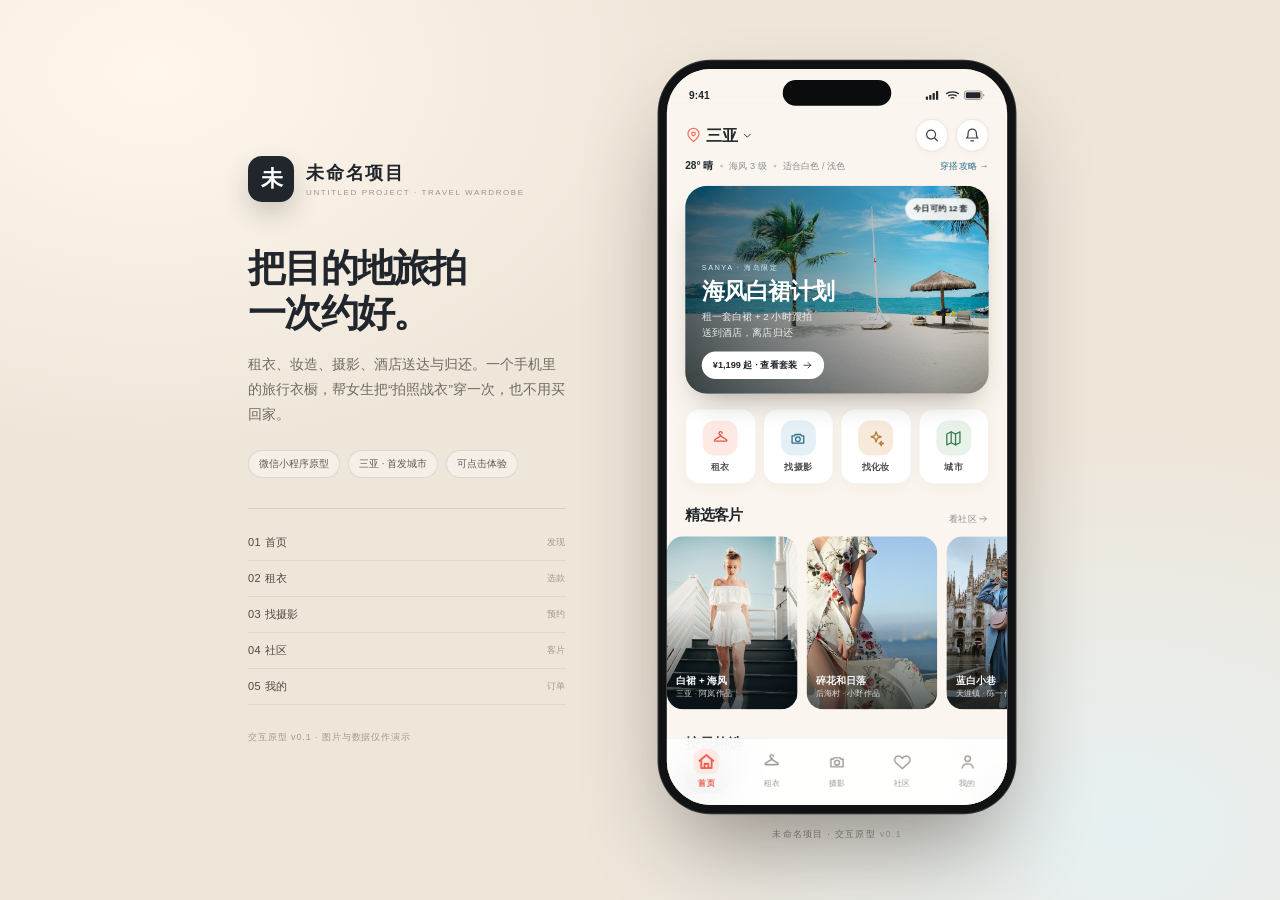
<file: public/index.html>
<!DOCTYPE html>
<html lang="zh-CN">
<head>
  <meta charset="UTF-8" />
  <meta name="viewport" content="width=device-width, initial-scale=1.0, viewport-fit=cover" />
  <meta name="theme-color" content="#FAF5EE" />
  <meta name="description" content="旅行拍照租衣与旅拍预约原型：租衣、妆造、摄影、酒店送达与归还。" />
  <meta property="og:title" content="未命名项目 · 旅行拍照租衣平台" />
  <meta property="og:description" content="租衣、妆造、摄影、酒店送达与归还，一个手机里的旅行衣橱。" />
  <meta property="og:type" content="website" />
  <title>未命名项目 · 旅行拍照租衣平台</title>
  <link rel="icon" href="favicon.svg" type="image/svg+xml" />
  <link rel="stylesheet" href="styles.css" />
</head>
<body>
  <div class="stage">
    <aside class="intro">
      <div class="brand">
        <div class="brand-mark">未</div>
        <div>
          <b>未命名项目</b>
          <small>UNTITLED PROJECT · TRAVEL WARDROBE</small>
        </div>
      </div>

      <h1>把目的地旅拍<br />一次约好。</h1>
      <p>租衣、妆造、摄影、酒店送达与归还。一个手机里的旅行衣橱，帮女生把“拍照战衣”穿一次，也不用买回家。</p>

      <div class="intro-tags">
        <span>微信小程序原型</span>
        <span>三亚 · 首发城市</span>
        <span>可点击体验</span>
      </div>

      <nav class="intro-nav">
        <button data-action="tab" data-tab="home"><span>01 首页</span><span>发现</span></button>
        <button data-action="tab" data-tab="rent"><span>02 租衣</span><span>选款</span></button>
        <button data-action="go" data-screen="photo"><span>03 找摄影</span><span>预约</span></button>
        <button data-action="tab" data-tab="community"><span>04 社区</span><span>客片</span></button>
        <button data-action="tab" data-tab="profile"><span>05 我的</span><span>订单</span></button>
      </nav>

      <div class="intro-note">交互原型 v0.1 · 图片与数据仅作演示</div>
    </aside>

    <main class="phone-stage">
      <div class="phone">
        <div class="phone-screen">
          <div class="statusbar" id="statusbar">
            <span>9:41</span>
            <span class="status-icons">
              <svg width="17" height="11" viewBox="0 0 17 11" fill="none" aria-hidden="true"><rect x="0.5" y="7" width="2.4" height="3.5" rx="0.6" fill="currentColor"/><rect x="4.2" y="5.2" width="2.4" height="5.3" rx="0.6" fill="currentColor"/><rect x="7.9" y="3.1" width="2.4" height="7.4" rx="0.6" fill="currentColor"/><rect x="11.6" y="0.8" width="2.4" height="9.7" rx="0.6" fill="currentColor"/></svg>
              <svg width="15" height="11" viewBox="0 0 15 11" fill="none" aria-hidden="true"><path d="M1 3.8C3.8 1.2 11.2 1.2 14 3.8" stroke="currentColor" stroke-width="1.4" stroke-linecap="round"/><path d="M3.4 6.2C5.2 4.7 9.8 4.7 11.6 6.2" stroke="currentColor" stroke-width="1.4" stroke-linecap="round"/><path d="M6 8.6C6.7 8.1 8.3 8.1 9 8.6" stroke="currentColor" stroke-width="1.4" stroke-linecap="round"/></svg>
              <svg width="23" height="11" viewBox="0 0 23 11" fill="none" aria-hidden="true"><rect x="0.5" y="0.8" width="19" height="9.4" rx="2.4" stroke="currentColor" opacity=".45"/><rect x="2" y="2.3" width="16" height="6.4" rx="1.4" fill="currentColor"/><path d="M21 4.2V6.8C21.8 6.5 22.2 5.8 22.2 5.5C22.2 5.2 21.8 4.5 21 4.2Z" fill="currentColor" opacity=".55"/></svg>
            </span>
          </div>

          <div id="app"></div>
          <div id="overlay" class="overlay" aria-live="polite"></div>
          <div id="toast" class="toast" role="status"></div>
          <div class="island" aria-hidden="true"></div>
        </div>
      </div>
      <div class="phone-caption">未命名项目 · 交互原型 <span>v0.1</span></div>
    </main>
  </div>

  <script src="app.js"></script>
</body>
</html>
</file>
<file: public/styles.css>
/* =========================================================
   未命名项目 · 交互原型
   Design tokens
   ========================================================= */
:root {
  --cream: #faf5ee;
  --cream-2: #f4ece1;
  --card: #ffffff;
  --ink: #20262b;
  --ink-2: #3b4248;
  --muted: #8a8f94;
  --muted-2: #a8a29a;
  --line: #ece2d6;
  --coral: #ff6b5a;
  --coral-2: #e85545;
  --coral-soft: #ffe9e4;
  --sea: #2e6f8e;
  --sea-2: #245a74;
  --sea-soft: #e4f0f5;
  --sand: #f1e2cf;
  --gold: #c99a5b;
  --green: #2e9e6b;
  --green-soft: #e4f4ec;
  --shadow: 0 8px 24px rgba(71, 48, 32, 0.08);
  --r: 18px;
  --font: -apple-system, BlinkMacSystemFont, "SF Pro Text", "PingFang SC",
    "Hiragino Sans GB", "Microsoft YaHei", sans-serif;
}

* {
  box-sizing: border-box;
  -webkit-tap-highlight-color: transparent;
}

html,
body {
  margin: 0;
  min-height: 100%;
  overflow-x: hidden;
  overscroll-behavior-x: none;
}

body {
  width: 100%;
  max-width: 100%;
  font-family: var(--font);
  color: var(--ink);
  background:
    radial-gradient(900px 620px at 12% 8%, #fff7ec 0%, rgba(255, 247, 236, 0) 62%),
    radial-gradient(900px 680px at 88% 92%, #e6f0f2 0%, rgba(230, 240, 242, 0) 58%),
    #efe6da;
  -webkit-font-smoothing: antialiased;
}

button,
input {
  font-family: inherit;
}

button {
  cursor: pointer;
}

button:focus:not(:focus-visible) {
  outline: none;
}

button:focus-visible {
  outline: 2px solid var(--coral);
  outline-offset: 2px;
}

img {
  display: block;
}

/* =========================================================
   Stage / intro
   ========================================================= */
.stage {
  min-height: 100vh;
  max-width: 1180px;
  margin: 0 auto;
  padding: 40px;
  display: flex;
  align-items: center;
  justify-content: center;
  gap: 76px;
}

.intro {
  width: 318px;
  flex: none;
}

.brand {
  display: flex;
  align-items: center;
  gap: 12px;
  margin-bottom: 44px;
}

.brand-mark {
  width: 46px;
  height: 46px;
  border-radius: 14px;
  display: grid;
  place-items: center;
  background: var(--ink);
  color: #fff;
  font-size: 22px;
  font-weight: 700;
  letter-spacing: -0.06em;
  box-shadow: 0 12px 26px rgba(32, 38, 43, 0.2);
}

.brand b {
  display: block;
  font-size: 18px;
  letter-spacing: 0.1em;
}

.brand small {
  display: block;
  margin-top: 3px;
  font-size: 8px;
  letter-spacing: 0.2em;
  color: #9d958a;
}

.intro h1 {
  margin: 0 0 18px;
  font-size: 38px;
  line-height: 1.18;
  letter-spacing: -0.045em;
  font-weight: 650;
}

.intro p {
  margin: 0 0 22px;
  font-size: 13.5px;
  line-height: 1.85;
  color: #6f6a63;
}

.intro-tags {
  display: flex;
  flex-wrap: wrap;
  gap: 8px;
  margin-bottom: 30px;
}

.intro-tags span {
  font-size: 10px;
  padding: 6px 10px;
  border: 1px solid rgba(32, 38, 43, 0.12);
  border-radius: 999px;
  color: #5f5a54;
  background: rgba(255, 255, 255, 0.38);
}

.intro-nav {
  display: flex;
  flex-direction: column;
  border-top: 1px solid rgba(32, 38, 43, 0.12);
  padding-top: 16px;
}

.intro-nav button {
  display: flex;
  justify-content: space-between;
  align-items: center;
  border: 0;
  border-bottom: 1px solid rgba(32, 38, 43, 0.08);
  background: none;
  padding: 10px 0;
  font-size: 11px;
  letter-spacing: 0.04em;
  color: #4d4842;
  transition: color 0.2s, padding 0.2s;
}

.intro-nav button:hover {
  color: var(--coral-2);
  padding-left: 3px;
}

.intro-nav button span:last-child {
  color: #a29a90;
  font-size: 9px;
  letter-spacing: 0.08em;
}

.intro-note {
  margin-top: 26px;
  font-size: 9px;
  letter-spacing: 0.1em;
  color: #a29a90;
}

/* =========================================================
   Phone frame
   ========================================================= */
.phone-stage {
  display: flex;
  flex-direction: column;
  align-items: center;
  gap: 14px;
  flex: none;
}

.phone {
  position: relative;
  width: 390px;
  height: 820px;
  padding: 10px;
  border-radius: 58px;
  background: #101214;
  box-shadow:
    0 50px 100px -24px rgba(40, 30, 20, 0.48),
    0 0 0 1px rgba(255, 255, 255, 0.16) inset;
}

.phone-screen {
  position: relative;
  width: 100%;
  height: 100%;
  overflow: hidden;
  border-radius: 48px;
  background: var(--cream);
}

.island {
  position: absolute;
  top: 12px;
  left: 50%;
  z-index: 220;
  width: 118px;
  height: 28px;
  border-radius: 20px;
  background: #0b0c0d;
  transform: translateX(-50%);
}

.statusbar {
  position: absolute;
  top: 0;
  left: 0;
  right: 0;
  z-index: 190;
  height: 44px;
  padding: 13px 24px 0;
  display: flex;
  align-items: center;
  justify-content: space-between;
  font-size: 11px;
  font-weight: 650;
  letter-spacing: 0.02em;
  color: var(--ink);
  pointer-events: none;
  background: linear-gradient(to bottom, rgba(250, 245, 238, 0.96), rgba(250, 245, 238, 0));
  transition: color 0.25s, background 0.25s;
}

.statusbar.on-image {
  color: #fff;
  text-shadow: 0 1px 4px rgba(0, 0, 0, 0.38);
  background: linear-gradient(to bottom, rgba(10, 16, 20, 0.62), rgba(10, 16, 20, 0));
}

.status-icons {
  display: flex;
  align-items: center;
  gap: 5px;
}

.status-icons svg {
  display: block;
}

.phone-caption {
  font-size: 9px;
  letter-spacing: 0.14em;
  color: #8f877c;
}

.phone-caption span {
  color: #b2a99d;
}

/* =========================================================
   App shell
   ========================================================= */
#app {
  position: absolute;
  inset: 44px 0 0;
  max-width: 100%;
  overflow: hidden;
}

.screen {
  position: absolute;
  inset: 0;
  display: flex;
  flex-direction: column;
  max-width: 100%;
  overflow: hidden;
  background: var(--cream);
  animation: screenIn 0.28s ease both;
}

.screen-scroll {
  flex: 1;
  min-height: 0;
  overflow-x: hidden;
  overflow-y: auto;
  overscroll-behavior: contain;
  scrollbar-width: none;
  padding-bottom: 96px;
}

.screen-scroll::-webkit-scrollbar {
  display: none;
}

.screen.has-bottom .screen-scroll {
  padding-bottom: 104px;
}

@keyframes screenIn {
  from {
    opacity: 0;
    transform: translateY(7px);
  }
  to {
    opacity: 1;
    transform: translateY(0);
  }
}

/* =========================================================
   Tabbar
   ========================================================= */
.tabbar {
  position: absolute;
  left: 0;
  right: 0;
  bottom: 0;
  z-index: 80;
  height: 73px;
  padding: 9px 8px 13px;
  display: flex;
  align-items: flex-start;
  justify-content: space-around;
  background: rgba(255, 255, 255, 0.92);
  border-top: 1px solid rgba(32, 38, 43, 0.06);
  backdrop-filter: blur(18px);
}

.tab {
  width: 20%;
  border: 0;
  background: none;
  display: flex;
  flex-direction: column;
  align-items: center;
  gap: 3px;
  padding: 2px 0;
  color: #9b958d;
  font-size: 9px;
  letter-spacing: 0.02em;
}

.tab-icon {
  width: 28px;
  height: 28px;
  border-radius: 10px;
  display: grid;
  place-items: center;
  transition: background 0.2s, color 0.2s;
}

.tab.active {
  color: var(--coral-2);
  font-weight: 600;
}

.tab.active .tab-icon {
  background: var(--coral-soft);
}

/* =========================================================
   Common
   ========================================================= */
.section {
  padding: 0 20px;
  margin-bottom: 24px;
}

.section-head {
  margin-bottom: 12px;
  display: flex;
  align-items: flex-end;
  justify-content: space-between;
}

.section-head h3 {
  margin: 0;
  font-size: 16px;
  letter-spacing: -0.025em;
  font-weight: 650;
}

.section-head .more {
  border: 0;
  background: none;
  display: flex;
  align-items: center;
  gap: 1px;
  padding: 0;
  color: var(--muted);
  font-size: 10px;
}

.chips {
  display: flex;
  gap: 8px;
  overflow-x: auto;
  padding-bottom: 3px;
  scrollbar-width: none;
}

.chips::-webkit-scrollbar {
  display: none;
}

.chips,
.story-row,
.real-look-row,
.schedule-row,
.spot-row {
  overscroll-behavior-x: contain;
  -webkit-overflow-scrolling: touch;
}

.chip {
  flex: none;
  border: 1px solid var(--line);
  border-radius: 999px;
  background: #fff;
  color: #6d6a65;
  padding: 7px 12px;
  font-size: 10.5px;
  transition: all 0.18s;
}

.chip.active {
  border-color: var(--ink);
  background: var(--ink);
  color: #fff;
}

.icon-btn {
  width: 36px;
  height: 36px;
  border: 1px solid var(--line);
  border-radius: 50%;
  display: grid;
  place-items: center;
  background: #fff;
  color: var(--ink-2);
  box-shadow: 0 2px 8px rgba(0, 0, 0, 0.03);
}

.icon-btn:active {
  transform: scale(0.94);
}

.card {
  border: 1px solid var(--line);
  border-radius: var(--r);
  background: #fff;
}

.btn-primary {
  border: 0;
  border-radius: 999px;
  padding: 13px 20px;
  background: var(--coral);
  color: #fff;
  font-size: 13px;
  font-weight: 650;
  letter-spacing: 0.01em;
  box-shadow: 0 8px 20px rgba(255, 107, 90, 0.28);
}

.btn-primary:active {
  transform: scale(0.98);
}

.btn-ghost {
  border: 1px solid var(--line);
  border-radius: 999px;
  padding: 12px 18px;
  background: #fff;
  color: var(--ink);
  font-size: 12px;
  font-weight: 600;
}

.price {
  font-size: 17px;
  font-weight: 700;
  letter-spacing: -0.03em;
  color: var(--coral-2);
}

.price small {
  margin-left: 2px;
  font-size: 9px;
  font-weight: 500;
  color: var(--muted);
}

.hairline {
  height: 1px;
  background: var(--line);
  margin: 13px 0;
}

.muted {
  color: var(--muted);
}

/* =========================================================
   Home
   ========================================================= */
.home-top {
  padding: 10px 20px 0;
}

.home-head {
  display: flex;
  align-items: center;
  justify-content: space-between;
}

.loc {
  display: flex;
  align-items: center;
  gap: 5px;
  border: 0;
  background: none;
  padding: 0;
  color: var(--ink);
  font-size: 17px;
  font-weight: 700;
  letter-spacing: -0.025em;
}

.loc svg:first-child {
  color: var(--coral);
}

.loc .chev {
  color: var(--muted);
}

.head-actions {
  display: flex;
  gap: 8px;
}

.weather {
  display: flex;
  align-items: center;
  gap: 7px;
  margin: 8px 0 14px;
  font-size: 10px;
  color: var(--muted);
}

.weather b {
  font-size: 11px;
  color: var(--ink);
}

.weather .dot {
  width: 3px;
  height: 3px;
  border-radius: 50%;
  background: #cfc4b6;
}

.weather .link {
  margin-left: auto;
  border: 0;
  background: none;
  padding: 0;
  color: var(--sea);
  font-size: 10px;
}

.hero {
  position: relative;
  height: 226px;
  overflow: hidden;
  border-radius: 24px;
  box-shadow: 0 18px 34px -16px rgba(41, 32, 24, 0.42);
  cursor: pointer;
}

.hero > img {
  width: 100%;
  height: 100%;
  object-fit: cover;
  transition: transform 0.7s ease;
}

.hero:hover > img {
  transform: scale(1.03);
}

.hero::after {
  content: "";
  position: absolute;
  inset: 0;
  background:
    linear-gradient(90deg, rgba(14, 30, 38, 0.66) 0%, rgba(14, 30, 38, 0.21) 56%, rgba(14, 30, 38, 0) 82%),
    linear-gradient(to top, rgba(9, 20, 25, 0.38), rgba(9, 20, 25, 0) 48%);
}

.hero-content {
  position: absolute;
  left: 18px;
  right: 18px;
  bottom: 16px;
  z-index: 2;
  color: #fff;
}

.eyebrow {
  font-size: 8px;
  letter-spacing: 0.2em;
  text-transform: uppercase;
  opacity: 0.82;
}

.hero h2 {
  margin: 6px 0 6px;
  font-size: 25px;
  line-height: 1.12;
  letter-spacing: -0.045em;
  font-weight: 650;
}

.hero p {
  margin: 0 0 12px;
  font-size: 10.5px;
  line-height: 1.6;
  opacity: 0.86;
}

.hero-btn {
  display: inline-flex;
  align-items: center;
  gap: 5px;
  border: 0;
  border-radius: 999px;
  padding: 8px 12px;
  background: #fff;
  color: var(--ink);
  font-size: 10px;
  font-weight: 650;
}

.hero-float {
  position: absolute;
  top: 14px;
  right: 14px;
  z-index: 2;
  padding: 6px 9px;
  border-radius: 999px;
  background: rgba(255, 255, 255, 0.88);
  backdrop-filter: blur(10px);
  color: var(--ink);
  font-size: 8.5px;
  font-weight: 600;
}

.quick-grid {
  display: grid;
  grid-template-columns: repeat(4, 1fr);
  gap: 8px;
  margin: 16px 0 24px;
}

.quick {
  display: flex;
  flex-direction: column;
  align-items: center;
  gap: 7px;
  border: 1px solid rgba(32, 38, 43, 0.045);
  border-radius: 16px;
  padding: 12px 4px 10px;
  background: #fff;
  box-shadow: 0 4px 14px rgba(71, 48, 32, 0.04);
}

.quick:active {
  transform: scale(0.97);
}

.q-icon {
  width: 38px;
  height: 38px;
  border-radius: 13px;
  display: grid;
  place-items: center;
}

.quick:nth-child(1) .q-icon {
  background: var(--coral-soft);
  color: var(--coral-2);
}

.quick:nth-child(2) .q-icon {
  background: var(--sea-soft);
  color: var(--sea);
}

.quick:nth-child(3) .q-icon {
  background: #f8eadb;
  color: #b47a3b;
}

.quick:nth-child(4) .q-icon {
  background: #e8f2e9;
  color: #3b7c52;
}

.quick span {
  color: #4b4a47;
  font-size: 9.5px;
  font-weight: 600;
}

.story-row {
  display: flex;
  gap: 10px;
  overflow-x: auto;
  margin: 0 -20px;
  padding: 0 20px 4px;
  scrollbar-width: none;
}

.story-row::-webkit-scrollbar {
  display: none;
}

.story {
  position: relative;
  flex: none;
  width: 142px;
  height: 188px;
  overflow: hidden;
  border-radius: 18px;
  background: #ddd;
}

.story img {
  width: 100%;
  height: 100%;
  object-fit: cover;
}

.story::after {
  content: "";
  position: absolute;
  inset: 0;
  background: linear-gradient(to top, rgba(10, 20, 26, 0.7), rgba(10, 20, 26, 0) 58%);
}

.story-info {
  position: absolute;
  left: 10px;
  right: 10px;
  bottom: 10px;
  z-index: 2;
  color: #fff;
}

.story-info b {
  display: block;
  font-size: 10.5px;
  line-height: 1.35;
  font-weight: 600;
}

.story-info span {
  display: block;
  margin-top: 3px;
  font-size: 8.5px;
  opacity: 0.8;
}

.home-styles {
  margin-bottom: 18px;
}

.product-grid {
  display: grid;
  grid-template-columns: 1fr 1fr;
  gap: 12px;
}

.product-card {
  position: relative;
  overflow: hidden;
  border: 1px solid rgba(32, 38, 43, 0.04);
  border-radius: 18px;
  background: #fff;
  box-shadow: 0 6px 18px rgba(71, 48, 32, 0.05);
  cursor: pointer;
}

.product-card:active {
  transform: scale(0.985);
}

.product-img {
  position: relative;
  aspect-ratio: 3 / 3.9;
  overflow: hidden;
  background: #eee;
}

.product-img img {
  width: 100%;
  height: 100%;
  object-fit: cover;
  transition: transform 0.5s;
}

.product-card:hover .product-img img {
  transform: scale(1.04);
}

.fav {
  position: absolute;
  top: 8px;
  right: 8px;
  z-index: 2;
  width: 28px;
  height: 28px;
  border: 0;
  border-radius: 50%;
  display: grid;
  place-items: center;
  background: rgba(255, 255, 255, 0.86);
  backdrop-filter: blur(8px);
  color: #5a5550;
}

.fav.active {
  color: var(--coral);
}

.fav.active svg {
  fill: currentColor;
}

.badge-top {
  position: absolute;
  left: 8px;
  top: 8px;
  z-index: 2;
  padding: 4px 6px;
  border-radius: 6px;
  background: rgba(32, 38, 43, 0.78);
  color: #fff;
  font-size: 7.5px;
  letter-spacing: 0.02em;
}

.product-body {
  padding: 9px 10px 11px;
}

.product-title {
  margin: 0 0 4px;
  overflow: hidden;
  text-overflow: ellipsis;
  white-space: nowrap;
  font-size: 11.5px;
  font-weight: 600;
  letter-spacing: -0.01em;
}

.product-meta {
  display: flex;
  align-items: center;
  gap: 4px;
  margin-bottom: 7px;
  color: var(--muted);
  font-size: 8.5px;
}

.stars {
  color: #e6a33b;
  letter-spacing: -0.5px;
}

.deposit {
  margin-top: 2px;
  color: var(--muted);
  font-size: 8px;
}

.package {
  position: relative;
  overflow: hidden;
  margin: 0 20px 26px;
  padding: 16px;
  border-radius: 22px;
  background: linear-gradient(120deg, #2e6f8e, #1f4e66);
  color: #fff;
}

.package::after {
  content: "";
  position: absolute;
  top: -60px;
  right: -50px;
  width: 160px;
  height: 160px;
  border-radius: 50%;
  background: rgba(255, 255, 255, 0.1);
}

.package .tag {
  display: inline-block;
  padding: 4px 7px;
  border-radius: 6px;
  background: rgba(255, 255, 255, 0.14);
  font-size: 8px;
  letter-spacing: 0.08em;
}

.package h4 {
  margin: 7px 0 4px;
  font-size: 17px;
  letter-spacing: -0.03em;
}

.package p {
  margin: 0 0 12px;
  font-size: 9.5px;
  line-height: 1.6;
  opacity: 0.78;
}

.package button {
  position: relative;
  z-index: 2;
  border: 0;
  border-radius: 999px;
  padding: 8px 12px;
  background: #fff;
  color: var(--ink);
  font-size: 10px;
  font-weight: 650;
}

/* =========================================================
   Rent list
   ========================================================= */
.list-head {
  padding: 14px 20px 0;
}

.list-title {
  display: flex;
  align-items: center;
  justify-content: space-between;
}

.list-title h1 {
  margin: 0;
  font-size: 25px;
  letter-spacing: -0.045em;
}

.list-title .sub {
  margin-top: 3px;
  color: var(--muted);
  font-size: 9.5px;
}

.search-bar {
  display: flex;
  align-items: center;
  gap: 8px;
  margin: 14px 0 12px;
  padding: 10px 12px;
  border: 1px solid var(--line);
  border-radius: 14px;
  background: #fff;
  color: var(--muted);
}

.search-bar input {
  flex: 1;
  min-width: 0;
  border: 0;
  outline: 0;
  background: transparent;
  color: var(--ink);
  font-size: 11px;
}

.search-bar input::placeholder {
  color: #aaa39a;
}

.date-bar {
  display: flex;
  align-items: center;
  gap: 8px;
  margin-bottom: 13px;
}

.date-pill {
  display: flex;
  align-items: center;
  gap: 6px;
  border: 0;
  border-radius: 999px;
  padding: 7px 11px;
  background: var(--ink);
  color: #fff;
  font-size: 9.5px;
}

.date-note {
  color: var(--muted);
  font-size: 9px;
}

.filter-row {
  display: flex;
  align-items: center;
  justify-content: space-between;
  margin: 12px 0;
  color: var(--muted);
  font-size: 9.5px;
}

.filter-row button {
  border: 0;
  background: none;
  color: var(--ink);
  font-size: 9.5px;
}

.rent-grid-wrap {
  padding: 0 20px 24px;
}

.rent-count {
  margin: 0 0 10px;
  color: var(--muted);
  font-size: 9px;
}

/* =========================================================
   Product detail
   ========================================================= */
.detail-hero {
  position: relative;
  height: 390px;
  flex: none;
  background: #ddd;
}

.detail-hero > img {
  width: 100%;
  height: 100%;
  object-fit: cover;
}

.detail-hero::after {
  content: "";
  position: absolute;
  inset: 0;
  background: linear-gradient(to bottom, rgba(12, 20, 24, 0.26), rgba(12, 20, 24, 0) 26%);
  pointer-events: none;
}

.detail-top {
  position: absolute;
  top: 12px;
  left: 16px;
  right: 16px;
  z-index: 3;
  display: flex;
  align-items: center;
  justify-content: space-between;
}

.detail-top-right {
  display: flex;
  gap: 7px;
}

.glass-btn {
  width: 34px;
  height: 34px;
  border: 0;
  border-radius: 50%;
  display: grid;
  place-items: center;
  background: rgba(255, 255, 255, 0.82);
  backdrop-filter: blur(12px);
  color: var(--ink);
}

.glass-btn.active {
  color: var(--coral);
}

.glass-btn.active svg {
  fill: currentColor;
}

.detail-dots {
  position: absolute;
  left: 50%;
  bottom: 14px;
  z-index: 3;
  display: flex;
  gap: 5px;
  transform: translateX(-50%);
}

.dot {
  width: 5px;
  height: 5px;
  border-radius: 50%;
  background: rgba(255, 255, 255, 0.55);
  transition: width 0.2s;
}

.dot.active {
  width: 16px;
  border-radius: 4px;
  background: #fff;
}

.detail-sheet {
  position: relative;
  z-index: 4;
  margin-top: -24px;
  padding: 18px 20px 0;
  border-radius: 26px 26px 0 0;
  background: var(--cream);
}

.detail-sheet h1 {
  margin: 0 0 6px;
  font-size: 20px;
  line-height: 1.25;
  letter-spacing: -0.035em;
}

.detail-sub {
  display: flex;
  flex-wrap: wrap;
  align-items: center;
  gap: 5px 7px;
  margin-bottom: 10px;
  color: var(--muted);
  font-size: 9.5px;
}

.detail-sub .stars {
  font-size: 10px;
}

.detail-price {
  display: flex;
  align-items: baseline;
  gap: 6px;
}

.detail-price .price {
  font-size: 23px;
}

.detail-price .deposit-text {
  color: var(--muted);
  font-size: 9px;
}

.trust-row {
  display: flex;
  flex-wrap: wrap;
  gap: 7px;
  margin: 12px 0 18px;
}

.trust {
  display: flex;
  align-items: center;
  gap: 4px;
  padding: 5px 7px;
  border: 1px solid var(--line);
  border-radius: 8px;
  background: #fff;
  color: #5c615f;
  font-size: 8.5px;
}

.trust svg {
  color: var(--sea);
}

.selector {
  margin-bottom: 12px;
  padding: 13px;
  border: 1px solid var(--line);
  border-radius: 16px;
  background: #fff;
}

.selector-head {
  display: flex;
  align-items: center;
  justify-content: space-between;
  margin-bottom: 10px;
}

.selector-head b {
  font-size: 11.5px;
}

.selector-head span {
  color: var(--muted);
  font-size: 9px;
}

.opt-row {
  display: flex;
  flex-wrap: wrap;
  gap: 8px;
}

.opt {
  border: 1px solid var(--line);
  border-radius: 9px;
  padding: 8px 13px;
  background: #faf8f5;
  color: #555;
  font-size: 10.5px;
  text-align: left;
}

.opt small {
  display: block;
  margin-top: 2px;
  color: var(--muted);
  font-size: 7.5px;
}

.opt.active {
  border-color: var(--ink);
  background: var(--ink);
  color: #fff;
}

.opt.active small {
  color: rgba(255, 255, 255, 0.7);
}

.model-card {
  display: flex;
  align-items: center;
  gap: 10px;
  margin-bottom: 12px;
  padding: 10px 12px;
  border: 1px solid var(--line);
  border-radius: 14px;
  background: #fff;
}

.model-card img {
  width: 38px;
  height: 38px;
  border-radius: 50%;
  object-fit: cover;
}

.model-card b {
  display: block;
  font-size: 10.5px;
}

.model-card span {
  display: block;
  margin-top: 2px;
  color: var(--muted);
  font-size: 8.5px;
}

.model-card .size-tag {
  margin-left: auto;
  padding: 4px 7px;
  border-radius: 6px;
  background: var(--sea-soft);
  color: var(--sea);
  font-size: 8px;
  font-style: normal;
}

.real-look-row {
  display: flex;
  gap: 8px;
  overflow-x: auto;
  margin: 0 -20px;
  padding: 0 20px 3px;
  scrollbar-width: none;
}

.real-look-row::-webkit-scrollbar {
  display: none;
}

.real-look {
  position: relative;
  flex: none;
  width: 112px;
  height: 142px;
  overflow: hidden;
  border-radius: 13px;
}

.real-look img {
  width: 100%;
  height: 100%;
  object-fit: cover;
}

.real-look span {
  position: absolute;
  left: 6px;
  bottom: 6px;
  padding: 3px 5px;
  border-radius: 5px;
  background: rgba(0, 0, 0, 0.46);
  color: #fff;
  font-size: 7px;
}

.rules {
  margin: 18px 0 10px;
  border-top: 1px solid var(--line);
}

.rule {
  display: flex;
  align-items: center;
  justify-content: space-between;
  padding: 12px 0;
  border-bottom: 1px solid var(--line);
  font-size: 10.5px;
}

.rule span:last-child {
  color: var(--muted);
  font-size: 9px;
}

.detail-bottom {
  position: absolute;
  left: 0;
  right: 0;
  bottom: 0;
  z-index: 90;
  display: flex;
  align-items: center;
  gap: 9px;
  padding: 9px 16px 15px;
  border-top: 1px solid var(--line);
  background: rgba(255, 255, 255, 0.94);
  backdrop-filter: blur(18px);
}

.mini-action {
  width: 42px;
  border: 0;
  background: none;
  display: flex;
  flex-direction: column;
  align-items: center;
  gap: 2px;
  color: var(--muted);
  font-size: 7.5px;
}

.mini-action.active {
  color: var(--coral);
}

.mini-action.active svg {
  fill: currentColor;
}

.rest-price {
  flex: 1;
  min-width: 0;
}

.rest-price .price {
  display: block;
  font-size: 19px;
}

.rest-price span {
  color: var(--muted);
  font-size: 7.5px;
}

.detail-bottom .btn-primary {
  padding: 13px 22px;
  font-size: 12px;
}

/* =========================================================
   Page header
   ========================================================= */
.page-head {
  position: relative;
  z-index: 5;
  display: flex;
  align-items: center;
  justify-content: space-between;
  padding: 12px 20px 10px;
}

.page-head h2 {
  margin: 0;
  font-size: 17px;
  letter-spacing: -0.025em;
}

.page-head .back {
  width: 34px;
  height: 34px;
  border: 1px solid var(--line);
  border-radius: 50%;
  display: grid;
  place-items: center;
  background: #fff;
  color: var(--ink);
}

.page-head .right-slot {
  width: 34px;
  height: 34px;
  display: grid;
  place-items: center;
}

/* =========================================================
   Booking
   ========================================================= */
.booking-wrap {
  padding: 0 20px 20px;
}

.booking-card {
  margin-bottom: 12px;
  padding: 14px;
  border: 1px solid var(--line);
  border-radius: 18px;
  background: #fff;
}

.booking-card h3 {
  margin: 0 0 10px;
  font-size: 12px;
  letter-spacing: -0.01em;
}

.address-row {
  display: flex;
  align-items: flex-start;
  gap: 10px;
}

.address-icon {
  width: 34px;
  height: 34px;
  flex: none;
  border-radius: 10px;
  display: grid;
  place-items: center;
  background: var(--coral-soft);
  color: var(--coral-2);
}

.address-row b {
  display: block;
  font-size: 11px;
  line-height: 1.4;
}

.address-row span {
  display: block;
  margin-top: 3px;
  color: var(--muted);
  font-size: 9px;
  line-height: 1.5;
}

.address-row .edit {
  margin-left: auto;
  border: 0;
  background: none;
  color: var(--sea);
  font-size: 9px;
  white-space: nowrap;
}

.date-timeline {
  display: flex;
  align-items: flex-start;
  justify-content: space-between;
  gap: 4px;
}

.date-node {
  flex: 1;
  text-align: center;
}

.date-node i {
  display: block;
  width: 7px;
  height: 7px;
  margin: 0 auto 7px;
  border-radius: 50%;
  background: #d8cec2;
}

.date-node.done i {
  background: var(--coral);
  box-shadow: 0 0 0 3px var(--coral-soft);
}

.date-node b {
  display: block;
  font-size: 9.5px;
}

.date-node span {
  display: block;
  margin-top: 3px;
  color: var(--muted);
  font-size: 7.5px;
}

.date-line {
  height: 1px;
  flex: 0.7;
  margin-top: 3px;
  background: var(--line);
}

.order-item-row {
  display: flex;
  gap: 10px;
}

.order-item-row img {
  width: 64px;
  height: 82px;
  border-radius: 10px;
  object-fit: cover;
}

.order-item-row .info {
  flex: 1;
  min-width: 0;
}

.order-item-row b {
  display: block;
  font-size: 11px;
  line-height: 1.4;
}

.order-item-row span {
  display: block;
  margin-top: 4px;
  color: var(--muted);
  font-size: 8.5px;
}

.order-item-row .p {
  margin-top: 8px;
  color: var(--coral-2);
  font-size: 12px;
  font-weight: 700;
}

.fee-row {
  display: flex;
  align-items: center;
  justify-content: space-between;
  padding: 6px 0;
  color: #5f6468;
  font-size: 9.5px;
}

.fee-row.total {
  margin-top: 5px;
  padding-top: 10px;
  border-top: 1px solid var(--line);
  color: var(--ink);
  font-size: 11px;
  font-weight: 650;
}

.fee-row.total b {
  color: var(--coral-2);
  font-size: 16px;
  letter-spacing: -0.02em;
}

.insurance-row {
  display: flex;
  align-items: center;
  gap: 8px;
  padding: 9px 0 0;
  color: #5f6468;
  font-size: 9px;
}

.switch {
  position: relative;
  width: 30px;
  height: 18px;
  flex: none;
  border: 0;
  border-radius: 999px;
  background: #ddd6cc;
  transition: background 0.2s;
}

.switch::after {
  content: "";
  position: absolute;
  top: 2px;
  left: 2px;
  width: 14px;
  height: 14px;
  border-radius: 50%;
  background: #fff;
  box-shadow: 0 1px 4px rgba(0, 0, 0, 0.15);
  transition: transform 0.2s;
}

.switch.on {
  background: var(--green);
}

.switch.on::after {
  transform: translateX(12px);
}

.agree-row {
  display: flex;
  align-items: flex-start;
  gap: 7px;
  padding: 4px 2px 0;
  color: var(--muted);
  font-size: 8.5px;
  line-height: 1.6;
}

.check {
  width: 15px;
  height: 15px;
  flex: none;
  margin-top: 0;
  border: 1px solid #cfc5b8;
  border-radius: 50%;
  display: grid;
  place-items: center;
  background: #fff;
  color: transparent;
}

.check.on {
  border-color: var(--coral);
  background: var(--coral);
  color: #fff;
}

.agree-row a {
  color: var(--sea);
  text-decoration: none;
}

.booking-bottom {
  position: absolute;
  left: 0;
  right: 0;
  bottom: 0;
  z-index: 90;
  display: flex;
  align-items: center;
  gap: 12px;
  padding: 10px 16px 15px;
  border-top: 1px solid var(--line);
  background: rgba(255, 255, 255, 0.95);
  backdrop-filter: blur(18px);
}

.booking-bottom .total {
  flex: 1;
}

.booking-bottom .total span {
  display: block;
  color: var(--muted);
  font-size: 8px;
}

.booking-bottom .total b {
  color: var(--coral-2);
  font-size: 20px;
  letter-spacing: -0.03em;
}

/* =========================================================
   Success
   ========================================================= */
.success-screen {
  height: 100%;
  padding: 24px 26px;
  display: flex;
  flex-direction: column;
  align-items: center;
  justify-content: center;
  text-align: center;
}

.success-mark {
  width: 74px;
  height: 74px;
  margin-bottom: 18px;
  border-radius: 50%;
  display: grid;
  place-items: center;
  background: var(--green);
  color: #fff;
  box-shadow: 0 14px 30px rgba(46, 158, 107, 0.28);
  animation: pop 0.55s cubic-bezier(0.2, 0.9, 0.3, 1.4);
}

@keyframes pop {
  0% {
    opacity: 0;
    transform: scale(0.4);
  }
  100% {
    opacity: 1;
    transform: scale(1);
  }
}

.success-screen h1 {
  margin: 0 0 6px;
  font-size: 24px;
  letter-spacing: -0.04em;
}

.success-screen > p {
  margin: 0 0 20px;
  color: var(--muted);
  font-size: 10.5px;
  line-height: 1.7;
}

.success-card {
  width: 100%;
  margin-bottom: 18px;
  padding: 15px;
  border: 1px solid var(--line);
  border-radius: 18px;
  background: #fff;
  text-align: left;
}

.success-card-row {
  display: flex;
  align-items: center;
  justify-content: space-between;
  padding: 5px 0;
  font-size: 9.5px;
  color: #5f6468;
}

.success-card-row b {
  color: var(--ink);
  font-size: 10px;
}

.success-actions {
  width: 100%;
  display: flex;
  flex-direction: column;
  gap: 9px;
}

.success-actions .btn-primary,
.success-actions .btn-ghost {
  width: 100%;
}

/* =========================================================
   Orders
   ========================================================= */
.orders-head {
  padding: 14px 20px 0;
}

.orders-head h1 {
  margin: 0 0 13px;
  font-size: 25px;
  letter-spacing: -0.045em;
}

.segment {
  display: flex;
  gap: 20px;
  border-bottom: 1px solid var(--line);
}

.segment button {
  position: relative;
  border: 0;
  background: none;
  padding: 8px 0 10px;
  color: var(--muted);
  font-size: 11px;
}

.segment button.active {
  color: var(--ink);
  font-weight: 650;
}

.segment button.active::after {
  content: "";
  position: absolute;
  left: 50%;
  bottom: 0;
  width: 18px;
  height: 2px;
  border-radius: 2px;
  background: var(--coral);
  transform: translateX(-50%);
}

.order-list {
  padding: 14px 20px 20px;
}

.order-card {
  margin-bottom: 12px;
  overflow: hidden;
  border: 1px solid var(--line);
  border-radius: 18px;
  background: #fff;
}

.order-card-head {
  display: flex;
  align-items: center;
  justify-content: space-between;
  padding: 11px 13px;
  border-bottom: 1px solid #f5efe7;
  color: var(--muted);
  font-size: 8.5px;
}

.order-card-head b {
  color: var(--coral-2);
  font-size: 9.5px;
}

.order-card-body {
  display: flex;
  gap: 10px;
  padding: 12px 13px;
}

.order-card-body img {
  width: 70px;
  height: 88px;
  border-radius: 10px;
  object-fit: cover;
}

.order-card-body .info {
  flex: 1;
  min-width: 0;
}

.order-card-body h3 {
  margin: 1px 0 4px;
  overflow: hidden;
  text-overflow: ellipsis;
  white-space: nowrap;
  font-size: 11.5px;
}

.order-card-body p {
  margin: 0 0 4px;
  color: var(--muted);
  font-size: 8.5px;
}

.order-card-foot {
  display: flex;
  align-items: center;
  justify-content: flex-end;
  gap: 7px;
  padding: 0 13px 12px;
}

.order-card-foot .mini-btn {
  border: 1px solid var(--line);
  border-radius: 999px;
  padding: 6px 11px;
  background: #fff;
  color: var(--ink);
  font-size: 8.5px;
}

.order-card-foot .mini-btn.primary {
  border-color: var(--coral);
  background: var(--coral);
  color: #fff;
}

/* =========================================================
   Order detail
   ========================================================= */
.status-card {
  margin: 0 20px 12px;
  padding: 18px;
  border-radius: 20px;
  background: linear-gradient(135deg, #2e6f8e, #245a74);
  color: #fff;
  box-shadow: 0 14px 30px -16px rgba(36, 90, 116, 0.6);
}

.status-card .status-eyebrow {
  font-size: 8px;
  letter-spacing: 0.16em;
  opacity: 0.7;
}

.status-card h2 {
  margin: 6px 0 5px;
  font-size: 21px;
  letter-spacing: -0.035em;
}

.status-card p {
  margin: 0;
  font-size: 9.5px;
  line-height: 1.6;
  opacity: 0.78;
}

.status-timeline {
  margin: 16px 0 0;
  padding: 13px 14px;
  border-radius: 14px;
  background: var(--card);
}

.timeline-step {
  position: relative;
  display: flex;
  gap: 10px;
  padding-bottom: 14px;
}

.timeline-step:last-child {
  padding-bottom: 0;
}

.timeline-step::before {
  content: "";
  position: absolute;
  left: 4px;
  top: 12px;
  bottom: -1px;
  width: 1px;
  background: var(--line);
}

.timeline-step:last-child::before {
  display: none;
}

.timeline-dot {
  position: relative;
  z-index: 1;
  width: 9px;
  height: 9px;
  flex: none;
  margin-top: 2px;
  border-radius: 50%;
  background: #d8cec2;
}

.timeline-step.done .timeline-dot {
  background: var(--coral);
  box-shadow: 0 0 0 3px var(--coral-soft);
}

.timeline-step.current .timeline-dot {
  background: var(--sea);
  box-shadow: 0 0 0 3px var(--sea-soft);
}

.timeline-text b {
  display: block;
  font-size: 10px;
}

.timeline-text span {
  display: block;
  margin-top: 2px;
  color: var(--muted);
  font-size: 8px;
}

.detail-info-card {
  margin: 0 20px 12px;
  padding: 14px;
  border: 1px solid var(--line);
  border-radius: 16px;
  background: #fff;
}

.detail-info-card h3 {
  margin: 0 0 10px;
  font-size: 11.5px;
}

.info-line {
  display: flex;
  align-items: center;
  justify-content: space-between;
  padding: 5px 0;
  color: #5f6468;
  font-size: 9.5px;
}

.info-line b {
  color: var(--ink);
  font-weight: 600;
}

.deposit-progress {
  height: 4px;
  margin: 9px 0 5px;
  border-radius: 4px;
  background: #eee5d9;
  overflow: hidden;
}

.deposit-progress i {
  display: block;
  height: 100%;
  width: 60%;
  border-radius: 4px;
  background: var(--green);
}

.order-actions {
  display: flex;
  gap: 8px;
  padding: 0 20px 20px;
}

.order-actions button {
  flex: 1;
}

/* =========================================================
   Photography
   ========================================================= */
.photo-hero {
  position: relative;
  height: 190px;
  margin: 0 20px 18px;
  overflow: hidden;
  border-radius: 22px;
  background: #223;
}

.photo-hero img {
  width: 100%;
  height: 100%;
  object-fit: cover;
  opacity: 0.82;
}

.photo-hero::after {
  content: "";
  position: absolute;
  inset: 0;
  background: linear-gradient(90deg, rgba(15, 26, 32, 0.72), rgba(15, 26, 32, 0.12));
}

.photo-hero-content {
  position: absolute;
  left: 16px;
  right: 16px;
  bottom: 15px;
  z-index: 2;
  color: #fff;
}

.photo-hero-content .eyebrow {
  font-size: 8px;
}

.photo-hero-content h2 {
  margin: 6px 0 4px;
  font-size: 21px;
  letter-spacing: -0.04em;
}

.photo-hero-content p {
  margin: 0;
  font-size: 9.5px;
  opacity: 0.8;
}

.photographer-card {
  margin: 0 20px 14px;
  overflow: hidden;
  border: 1px solid var(--line);
  border-radius: 20px;
  background: #fff;
  box-shadow: 0 6px 18px rgba(71, 48, 32, 0.045);
  cursor: pointer;
}

.photographer-cover {
  position: relative;
  height: 178px;
  overflow: hidden;
  background: #ddd;
}

.photographer-cover img {
  width: 100%;
  height: 100%;
  object-fit: cover;
}

.photographer-cover .cover-tag {
  position: absolute;
  left: 10px;
  top: 10px;
  padding: 5px 7px;
  border-radius: 6px;
  background: rgba(255, 255, 255, 0.88);
  backdrop-filter: blur(8px);
  color: var(--ink);
  font-size: 8px;
  font-weight: 600;
}

.photographer-cover .cover-price {
  position: absolute;
  right: 10px;
  bottom: 10px;
  padding: 5px 8px;
  border-radius: 999px;
  background: rgba(0, 0, 0, 0.48);
  backdrop-filter: blur(8px);
  color: #fff;
  font-size: 9px;
}

.photographer-info {
  display: flex;
  align-items: center;
  gap: 10px;
  padding: 11px 12px 12px;
}

.photographer-info > img {
  width: 38px;
  height: 38px;
  border-radius: 50%;
  object-fit: cover;
}

.photographer-info .who {
  flex: 1;
  min-width: 0;
}

.photographer-info h3 {
  margin: 0 0 3px;
  font-size: 12px;
}

.photographer-info h3 span {
  margin-left: 4px;
  color: var(--muted);
  font-size: 8px;
  font-weight: 400;
}

.photographer-info p {
  margin: 0;
  overflow: hidden;
  text-overflow: ellipsis;
  white-space: nowrap;
  color: var(--muted);
  font-size: 8.5px;
}

.photographer-info .rating {
  flex: none;
  text-align: right;
  font-size: 8px;
  color: var(--muted);
}

.photographer-info .rating b {
  display: block;
  color: var(--ink);
  font-size: 12px;
}

.photographer-info .rating .stars {
  font-size: 8px;
}

.tag-row {
  display: flex;
  gap: 5px;
  padding: 0 12px 12px;
  overflow: hidden;
}

.tag-row span {
  padding: 4px 7px;
  border-radius: 6px;
  background: #f7f2eb;
  color: #7e776e;
  font-size: 7.5px;
  white-space: nowrap;
}

.photo-detail-hero {
  position: relative;
  height: 330px;
  flex: none;
  background: #ddd;
}

.photo-detail-hero img {
  width: 100%;
  height: 100%;
  object-fit: cover;
}

.photo-detail-hero::after {
  content: "";
  position: absolute;
  inset: 0;
  background: linear-gradient(to bottom, rgba(12, 20, 24, 0.38), transparent 30%, rgba(12, 20, 24, 0.62));
}

.photo-profile {
  position: absolute;
  left: 20px;
  right: 20px;
  bottom: 16px;
  z-index: 2;
  display: flex;
  align-items: flex-end;
  gap: 11px;
  color: #fff;
  text-shadow: 0 2px 12px rgba(0, 0, 0, 0.35);
}

.photo-profile img {
  width: 54px;
  height: 54px;
  border: 2px solid rgba(255, 255, 255, 0.9);
  border-radius: 50%;
  object-fit: cover;
}

.photo-profile h2 {
  margin: 0 0 3px;
  font-size: 20px;
  letter-spacing: -0.03em;
}

.photo-profile p {
  margin: 0;
  font-size: 9px;
  opacity: 0.8;
}

.photo-profile .photo-rating {
  margin-left: auto;
  text-align: right;
}

.photo-profile .photo-rating b {
  display: block;
  font-size: 17px;
}

.photo-profile .photo-rating span {
  font-size: 7.5px;
  opacity: 0.8;
}

.photo-body {
  position: relative;
  z-index: 3;
  margin-top: -20px;
  padding: 18px 20px 0;
  border-radius: 24px 24px 0 0;
  background: var(--cream);
}

.photo-bio {
  margin: 0 0 16px;
  color: #65686a;
  font-size: 10px;
  line-height: 1.75;
}

.works-grid {
  display: grid;
  grid-template-columns: repeat(3, 1fr);
  gap: 5px;
  margin-bottom: 16px;
}

.works-grid img {
  width: 100%;
  height: 118px;
  border-radius: 9px;
  object-fit: cover;
}

.package-card {
  margin-bottom: 12px;
  padding: 14px;
  border: 1px solid var(--line);
  border-radius: 17px;
  background: #fff;
}

.package-card-head {
  display: flex;
  align-items: flex-start;
  justify-content: space-between;
  gap: 8px;
}

.package-card h3 {
  margin: 0 0 4px;
  font-size: 13px;
}

.package-card p {
  margin: 0;
  color: var(--muted);
  font-size: 8.5px;
}

.package-card .price {
  font-size: 18px;
}

.includes {
  display: flex;
  flex-wrap: wrap;
  gap: 6px;
  margin-top: 10px;
}

.includes span {
  padding: 4px 7px;
  border-radius: 6px;
  background: #f7f2eb;
  color: #6c675f;
  font-size: 8px;
}

.schedule-row {
  display: flex;
  gap: 7px;
  overflow-x: auto;
  margin-top: 10px;
  padding-bottom: 2px;
  scrollbar-width: none;
}

.schedule-row::-webkit-scrollbar {
  display: none;
}

.slot {
  flex: none;
  padding: 8px 11px;
  border: 1px solid var(--line);
  border-radius: 9px;
  background: #faf8f5;
  color: #5c5a56;
  font-size: 9px;
}

.slot.active {
  border-color: var(--sea);
  background: var(--sea-soft);
  color: var(--sea);
  font-weight: 600;
}

/* =========================================================
   City / makeup
   ========================================================= */
.city-hero {
  position: relative;
  height: 270px;
  margin: 0 20px 16px;
  overflow: hidden;
  border-radius: 22px;
}

.city-hero img {
  width: 100%;
  height: 100%;
  object-fit: cover;
}

.city-hero::after {
  content: "";
  position: absolute;
  inset: 0;
  background: linear-gradient(to top, rgba(12, 24, 30, 0.72), transparent 58%);
}

.city-hero-content {
  position: absolute;
  left: 16px;
  right: 16px;
  bottom: 15px;
  z-index: 2;
  color: #fff;
}

.city-hero-content h1 {
  margin: 0 0 4px;
  font-size: 27px;
  letter-spacing: -0.04em;
}

.city-hero-content p {
  margin: 0;
  font-size: 9.5px;
  opacity: 0.82;
}

.city-stats {
  display: grid;
  grid-template-columns: repeat(3, 1fr);
  gap: 8px;
  margin: 0 20px 20px;
}

.city-stat {
  padding: 11px;
  border: 1px solid var(--line);
  border-radius: 14px;
  background: #fff;
  text-align: center;
}

.city-stat b {
  display: block;
  font-size: 15px;
  letter-spacing: -0.03em;
}

.city-stat span {
  display: block;
  margin-top: 2px;
  color: var(--muted);
  font-size: 7.5px;
}

.spot-row {
  display: flex;
  gap: 9px;
  overflow-x: auto;
  margin: 0 -20px;
  padding: 0 20px 4px;
  scrollbar-width: none;
}

.spot-row::-webkit-scrollbar {
  display: none;
}

.spot-card {
  position: relative;
  flex: none;
  width: 148px;
  height: 184px;
  overflow: hidden;
  border-radius: 16px;
}

.spot-card img {
  width: 100%;
  height: 100%;
  object-fit: cover;
}

.spot-card::after {
  content: "";
  position: absolute;
  inset: 0;
  background: linear-gradient(to top, rgba(10, 20, 25, 0.72), transparent 55%);
}

.spot-card div {
  position: absolute;
  left: 10px;
  right: 10px;
  bottom: 10px;
  z-index: 2;
  color: #fff;
}

.spot-card b {
  display: block;
  font-size: 11px;
}

.spot-card span {
  display: block;
  margin-top: 3px;
  font-size: 7.5px;
  opacity: 0.8;
}

.hotel-card {
  display: flex;
  gap: 10px;
  margin-bottom: 9px;
  padding: 9px;
  border: 1px solid var(--line);
  border-radius: 15px;
  background: #fff;
}

.hotel-card img {
  width: 82px;
  height: 70px;
  border-radius: 10px;
  object-fit: cover;
}

.hotel-card .info {
  flex: 1;
  min-width: 0;
}

.hotel-card b {
  display: block;
  margin: 2px 0 4px;
  font-size: 10.5px;
}

.hotel-card p {
  margin: 0 0 6px;
  color: var(--muted);
  font-size: 8px;
}

.hotel-card span {
  color: var(--green);
  font-size: 8px;
}

.guide-card {
  margin: 0 20px 22px;
  padding: 15px;
  border-radius: 18px;
  background: #fff;
  border: 1px solid var(--line);
}

.guide-card .guide-kicker {
  color: var(--coral-2);
  font-size: 8px;
  letter-spacing: 0.1em;
}

.guide-card h3 {
  margin: 6px 0 5px;
  font-size: 14px;
  letter-spacing: -0.02em;
}

.guide-card p {
  margin: 0 0 11px;
  color: var(--muted);
  font-size: 9px;
  line-height: 1.65;
}

.guide-steps {
  display: flex;
  flex-direction: column;
  gap: 7px;
}

.guide-step {
  display: flex;
  align-items: center;
  gap: 7px;
  color: #5f6468;
  font-size: 8.5px;
}

.guide-step i {
  width: 17px;
  height: 17px;
  flex: none;
  border-radius: 50%;
  display: grid;
  place-items: center;
  background: var(--coral-soft);
  color: var(--coral-2);
  font-size: 7px;
  font-style: normal;
  font-weight: 700;
}

.makeup-hero {
  position: relative;
  height: 180px;
  margin: 0 20px 18px;
  overflow: hidden;
  border-radius: 20px;
}

.makeup-hero img {
  width: 100%;
  height: 100%;
  object-fit: cover;
}

.makeup-hero::after {
  content: "";
  position: absolute;
  inset: 0;
  background: linear-gradient(90deg, rgba(35, 22, 24, 0.58), rgba(35, 22, 24, 0.05));
}

.makeup-hero div {
  position: absolute;
  left: 16px;
  bottom: 15px;
  z-index: 2;
  color: #fff;
}

.makeup-hero h2 {
  margin: 0 0 4px;
  font-size: 20px;
  letter-spacing: -0.03em;
}

.makeup-hero p {
  margin: 0;
  font-size: 9px;
  opacity: 0.82;
}

.artist-card {
  display: flex;
  gap: 11px;
  margin: 0 20px 10px;
  padding: 11px;
  border: 1px solid var(--line);
  border-radius: 16px;
  background: #fff;
}

.artist-card > img {
  width: 66px;
  height: 76px;
  border-radius: 11px;
  object-fit: cover;
}

.artist-card .info {
  flex: 1;
  min-width: 0;
}

.artist-card h3 {
  margin: 1px 0 4px;
  font-size: 11.5px;
}

.artist-card h3 span {
  margin-left: 4px;
  color: var(--muted);
  font-size: 8px;
  font-weight: 400;
}

.artist-card p {
  margin: 0 0 5px;
  color: var(--muted);
  font-size: 8.5px;
}

.artist-card .tags {
  display: flex;
  flex-wrap: wrap;
  gap: 4px;
  margin-bottom: 5px;
}

.artist-card .tags span {
  padding: 3px 5px;
  border-radius: 4px;
  background: #f7f2eb;
  color: #7e776e;
  font-size: 7px;
}

.artist-card .bottom {
  display: flex;
  align-items: center;
  justify-content: space-between;
}

.artist-card .bottom b {
  color: var(--coral-2);
  font-size: 12px;
}

.artist-card .bottom button {
  border: 1px solid var(--ink);
  border-radius: 999px;
  padding: 5px 9px;
  background: var(--ink);
  color: #fff;
  font-size: 8px;
}

/* =========================================================
   Community
   ========================================================= */
.community-head {
  padding: 14px 20px 0;
}

.community-head-top {
  display: flex;
  align-items: center;
  justify-content: space-between;
}

.community-head h1 {
  margin: 0;
  font-size: 25px;
  letter-spacing: -0.045em;
}

.community-tabs {
  display: flex;
  gap: 20px;
  margin-top: 12px;
  border-bottom: 1px solid var(--line);
}

.community-tabs button {
  position: relative;
  border: 0;
  background: none;
  padding: 7px 0 10px;
  color: var(--muted);
  font-size: 10.5px;
}

.community-tabs button.active {
  color: var(--ink);
  font-weight: 650;
}

.community-tabs button.active::after {
  content: "";
  position: absolute;
  left: 50%;
  bottom: 0;
  width: 16px;
  height: 2px;
  border-radius: 2px;
  background: var(--coral);
  transform: translateX(-50%);
}

.feed {
  padding: 14px 20px 20px;
}

.post {
  margin-bottom: 14px;
  overflow: hidden;
  border: 1px solid var(--line);
  border-radius: 18px;
  background: #fff;
}

.post-head {
  display: flex;
  align-items: center;
  gap: 8px;
  padding: 11px 12px 8px;
}

.post-head img {
  width: 30px;
  height: 30px;
  border-radius: 50%;
  object-fit: cover;
}

.post-head .who {
  flex: 1;
  min-width: 0;
}

.post-head b {
  display: block;
  font-size: 10px;
}

.post-head span {
  display: block;
  margin-top: 1px;
  color: var(--muted);
  font-size: 7.5px;
}

.post-head .follow {
  border: 1px solid var(--coral);
  border-radius: 999px;
  padding: 4px 8px;
  background: #fff;
  color: var(--coral-2);
  font-size: 8px;
}

.post-images {
  display: grid;
  grid-template-columns: 1fr 1fr;
  gap: 2px;
}

.post-images.single {
  grid-template-columns: 1fr;
}

.post-images img {
  width: 100%;
  height: 188px;
  object-fit: cover;
}

.post-images.single img {
  height: 235px;
}

.post-body {
  padding: 10px 12px 11px;
}

.post-body p {
  margin: 0 0 7px;
  color: #4f5457;
  font-size: 10px;
  line-height: 1.65;
}

.post-tags {
  display: flex;
  flex-wrap: wrap;
  gap: 5px;
  margin-bottom: 9px;
}

.post-tags span {
  color: var(--sea);
  font-size: 8.5px;
}

.post-product {
  display: flex;
  align-items: center;
  gap: 7px;
  margin-bottom: 10px;
  padding: 6px 8px;
  border-radius: 8px;
  background: #faf6f0;
}

.post-product img {
  width: 28px;
  height: 34px;
  border-radius: 4px;
  object-fit: cover;
}

.post-product span {
  flex: 1;
  font-size: 8.5px;
  color: #5f6468;
}

.post-product b {
  color: var(--coral-2);
  font-size: 10px;
}

.post-actions {
  display: flex;
  align-items: center;
  gap: 16px;
  padding-top: 8px;
  border-top: 1px solid #f5efe7;
  color: var(--muted);
  font-size: 8.5px;
}

.post-actions button {
  display: flex;
  align-items: center;
  gap: 4px;
  border: 0;
  background: none;
  padding: 0;
  color: inherit;
  font-size: inherit;
}

.post-actions button.liked {
  color: var(--coral-2);
}

.post-actions button.liked svg {
  fill: currentColor;
}

.post-actions .save {
  margin-left: auto;
}

.compose {
  position: absolute;
  right: 18px;
  bottom: 88px;
  z-index: 70;
  width: 46px;
  height: 46px;
  border: 0;
  border-radius: 50%;
  display: grid;
  place-items: center;
  background: var(--coral);
  color: #fff;
  box-shadow: 0 12px 24px rgba(255, 107, 90, 0.35);
}

/* =========================================================
   Profile
   ========================================================= */
.profile-head {
  padding: 16px 20px 0;
}

.profile-top {
  display: flex;
  align-items: center;
  justify-content: space-between;
}

.profile-top h1 {
  margin: 0;
  font-size: 25px;
  letter-spacing: -0.045em;
}

.profile-user {
  display: flex;
  align-items: center;
  gap: 12px;
  margin: 16px 0 15px;
}

.profile-user > img {
  width: 64px;
  height: 64px;
  border: 3px solid #fff;
  border-radius: 50%;
  object-fit: cover;
  box-shadow: 0 7px 18px rgba(71, 48, 32, 0.15);
}

.profile-user h2 {
  margin: 0 0 3px;
  font-size: 18px;
  letter-spacing: -0.03em;
}

.profile-user p {
  margin: 0;
  color: var(--muted);
  font-size: 9px;
}

.profile-user .profile-tag {
  display: inline-block;
  margin-top: 5px;
  padding: 3px 6px;
  border-radius: 4px;
  background: var(--sea-soft);
  color: var(--sea);
  font-size: 7.5px;
}

.member-card {
  position: relative;
  overflow: hidden;
  margin-bottom: 15px;
  padding: 15px;
  border-radius: 17px;
  background: linear-gradient(120deg, #26292c, #41484d);
  color: #fff;
}

.member-card::after {
  content: "";
  position: absolute;
  top: -38px;
  right: -26px;
  width: 120px;
  height: 120px;
  border-radius: 50%;
  background: rgba(255, 255, 255, 0.07);
}

.member-card .member-kicker {
  font-size: 7px;
  letter-spacing: 0.14em;
  opacity: 0.65;
}

.member-card h3 {
  margin: 5px 0 3px;
  font-size: 14px;
  letter-spacing: -0.02em;
}

.member-card p {
  margin: 0;
  font-size: 8.5px;
  opacity: 0.72;
}

.member-card .member-btn {
  position: absolute;
  right: 13px;
  bottom: 13px;
  z-index: 2;
  border: 0;
  border-radius: 999px;
  padding: 6px 10px;
  background: #fff;
  color: var(--ink);
  font-size: 8px;
  font-weight: 600;
}

.profile-stats {
  display: grid;
  grid-template-columns: repeat(3, 1fr);
  gap: 8px;
  margin-bottom: 15px;
}

.profile-stat {
  padding: 10px 4px;
  border: 1px solid var(--line);
  border-radius: 13px;
  background: #fff;
  text-align: center;
}

.profile-stat b {
  display: block;
  font-size: 15px;
  letter-spacing: -0.03em;
}

.profile-stat span {
  display: block;
  margin-top: 2px;
  color: var(--muted);
  font-size: 7.5px;
}

.order-shortcuts {
  display: flex;
  justify-content: space-between;
  margin-bottom: 15px;
  padding: 13px 10px;
  border: 1px solid var(--line);
  border-radius: 17px;
  background: #fff;
}

.shortcut {
  flex: 1;
  border: 0;
  background: none;
  display: flex;
  flex-direction: column;
  align-items: center;
  gap: 5px;
  color: #555a5d;
  font-size: 8px;
}

.shortcut .s-icon {
  position: relative;
  width: 30px;
  height: 30px;
  border-radius: 9px;
  display: grid;
  place-items: center;
  background: #faf6f0;
  color: var(--ink-2);
}

.shortcut .s-icon em {
  position: absolute;
  top: -3px;
  right: -4px;
  min-width: 13px;
  height: 13px;
  padding: 0 3px;
  border-radius: 999px;
  display: grid;
  place-items: center;
  background: var(--coral);
  color: #fff;
  font-size: 6.5px;
  font-style: normal;
}

.menu-list {
  margin-bottom: 22px;
  overflow: hidden;
  border: 1px solid var(--line);
  border-radius: 17px;
  background: #fff;
}

.menu-item {
  display: flex;
  align-items: center;
  gap: 10px;
  width: 100%;
  border: 0;
  border-bottom: 1px solid #f5efe7;
  background: none;
  padding: 12px 13px;
  color: #4f5457;
  font-size: 9.5px;
  text-align: left;
}

.menu-item:last-child {
  border-bottom: 0;
}

.menu-item .m-icon {
  width: 28px;
  height: 28px;
  flex: none;
  border-radius: 8px;
  display: grid;
  place-items: center;
  background: #faf6f0;
  color: #6f6a63;
}

.menu-item .m-arrow {
  margin-left: auto;
  color: #c4bcb1;
}

/* =========================================================
   Overlay / sheet / toast
   ========================================================= */
.overlay {
  position: absolute;
  inset: 44px 0 0;
  z-index: 150;
  pointer-events: none;
}

.overlay.open {
  pointer-events: auto;
}

.overlay-backdrop {
  position: absolute;
  inset: 0;
  background: rgba(20, 18, 16, 0.42);
  opacity: 0;
  transition: opacity 0.25s;
}

.overlay.open .overlay-backdrop {
  opacity: 1;
}

.sheet {
  position: absolute;
  left: 0;
  right: 0;
  bottom: 0;
  transform: translateY(100%);
  border-radius: 24px 24px 0 0;
  background: #fff;
  padding: 18px 20px 22px;
  transition: transform 0.28s cubic-bezier(0.2, 0.8, 0.2, 1);
  box-shadow: 0 -20px 40px rgba(0, 0, 0, 0.12);
}

.overlay.open .sheet {
  transform: translateY(0);
}

.sheet-handle {
  width: 34px;
  height: 4px;
  margin: 0 auto 16px;
  border-radius: 4px;
  background: #e3dbcf;
}

.sheet h3 {
  margin: 0 0 14px;
  font-size: 16px;
  letter-spacing: -0.03em;
  text-align: center;
}

.pay-amount {
  margin: 0 0 18px;
  text-align: center;
  font-size: 31px;
  font-weight: 700;
  letter-spacing: -0.045em;
}

.pay-amount small {
  font-size: 14px;
  font-weight: 500;
  margin-right: 2px;
}

.pay-method {
  display: flex;
  align-items: center;
  gap: 10px;
  margin-bottom: 16px;
  padding: 12px;
  border: 1px solid var(--line);
  border-radius: 13px;
  background: #faf8f5;
}

.pay-method .wx {
  width: 32px;
  height: 32px;
  border-radius: 9px;
  display: grid;
  place-items: center;
  background: #22a95f;
  color: #fff;
  font-size: 15px;
  font-weight: 700;
}

.pay-method b {
  display: block;
  font-size: 10.5px;
}

.pay-method span {
  display: block;
  margin-top: 2px;
  color: var(--muted);
  font-size: 8px;
}

.pay-method .check-mark {
  margin-left: auto;
  width: 18px;
  height: 18px;
  border-radius: 50%;
  display: grid;
  place-items: center;
  background: #22a95f;
  color: #fff;
}

.sheet .btn-primary {
  width: 100%;
}

.city-list {
  display: flex;
  flex-direction: column;
  gap: 2px;
}

.city-option {
  display: flex;
  align-items: center;
  justify-content: space-between;
  border: 0;
  border-bottom: 1px solid #f5efe7;
  background: none;
  padding: 13px 2px;
  color: var(--ink);
  font-size: 12px;
}

.city-option:last-child {
  border-bottom: 0;
}

.city-option span {
  color: var(--muted);
  font-size: 8.5px;
}

.city-option.active span {
  color: var(--coral-2);
}

.toast {
  position: absolute;
  left: 50%;
  bottom: 96px;
  z-index: 260;
  max-width: 280px;
  padding: 9px 13px;
  border-radius: 999px;
  background: rgba(28, 30, 32, 0.9);
  color: #fff;
  font-size: 9.5px;
  line-height: 1.4;
  text-align: center;
  opacity: 0;
  pointer-events: none;
  transform: translate(-50%, 10px);
  transition: opacity 0.24s, transform 0.24s;
  backdrop-filter: blur(10px);
}

.toast.show {
  opacity: 1;
  transform: translate(-50%, 0);
}

/* =========================================================
   Small utility
   ========================================================= */
.empty {
  padding: 50px 20px;
  text-align: center;
  color: var(--muted);
  font-size: 10px;
  line-height: 1.7;
}

.hidden {
  display: none !important;
}

/* =========================================================
   Responsive
   ========================================================= */
@media (max-width: 900px) {
  .stage {
    gap: 36px;
    padding: 24px;
  }

  .intro {
    width: 260px;
  }

  .intro h1 {
    font-size: 32px;
  }
}

@media (max-width: 760px) {
  .stage {
    display: block;
    width: 100%;
    max-width: 100%;
    padding: 0;
    overflow-x: hidden;
  }

  .intro {
    display: none;
  }

  .phone-stage {
    width: 100%;
    max-width: 100vw;
    min-height: 100dvh;
    gap: 0;
    overflow-x: hidden;
  }

  .phone {
    width: 100%;
    max-width: 100vw;
    height: 100dvh;
    padding: 0;
    border-radius: 0;
    box-shadow: none;
    overflow-x: hidden;
  }

  .phone-screen {
    width: 100%;
    max-width: 100vw;
    border-radius: 0;
    overflow-x: hidden;
  }

  .island {
    display: none;
  }

  .statusbar {
    padding-top: calc(9px + env(safe-area-inset-top));
    height: calc(38px + env(safe-area-inset-top));
  }

  #app {
    top: calc(38px + env(safe-area-inset-top));
  }

  .overlay {
    top: calc(38px + env(safe-area-inset-top));
  }

  .phone-caption {
    display: none;
  }

  .tabbar {
    padding-bottom: calc(10px + env(safe-area-inset-bottom));
    height: calc(66px + env(safe-area-inset-bottom));
  }
}

@media (max-height: 940px) and (min-width: 761px) {
  .phone {
    transform: scale(0.92);
    transform-origin: center center;
    margin: -33px 0;
  }
}

@media (max-height: 840px) and (min-width: 761px) {
  .phone {
    transform: scale(0.82);
    margin: -74px 0;
  }
}

@media (max-height: 760px) and (min-width: 761px) {
  .phone {
    transform: scale(0.74);
    margin: -107px 0;
  }
}

@media (prefers-reduced-motion: reduce) {
  *,
  *::before,
  *::after {
    animation-duration: 0.01ms !important;
    transition-duration: 0.01ms !important;
  }
}
</file>
